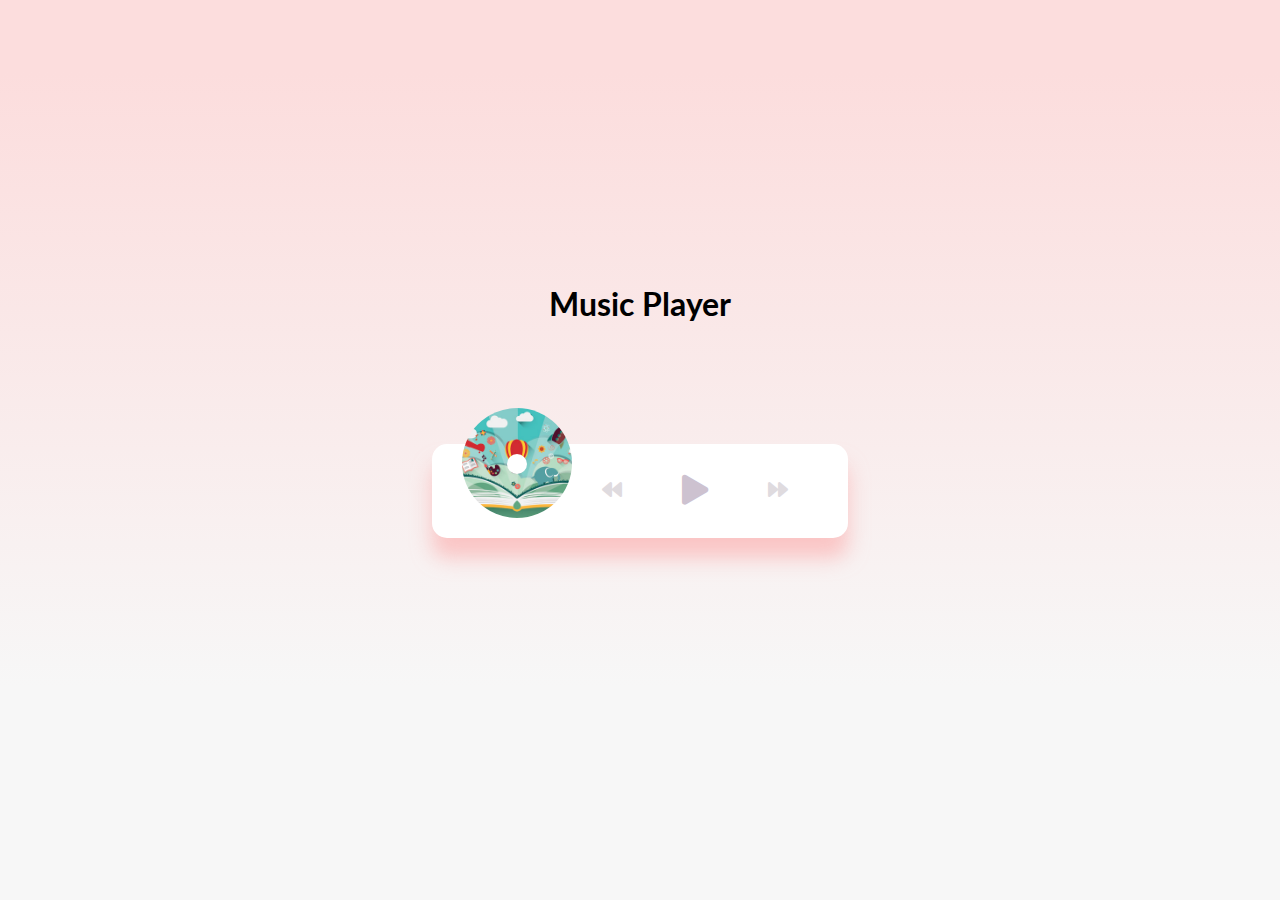
<file: 10_MusicPlayer/index.html>
<!DOCTYPE html>
<html lang="en">
  <head>
    <meta charset="UTF-8" />
    <meta name="viewport" content="width=device-width, initial-scale=1.0" />
    <meta http-equiv="X-UA-Compatible" content="ie=edge" />
    <link
      rel="stylesheet"
      href="https://cdnjs.cloudflare.com/ajax/libs/font-awesome/5.10.2/css/all.min.css"
    />
    <link rel="stylesheet" href="style.css" />
    <title>Music Player</title>
  </head>
  <body>
    <h1>Music Player</h1>

    <div class="music-container" id="music-container">
      <div class="music-info">
        <h4 id="title"></h4>
        <div class="progress-container" id="progress-container">
          <div class="progress" id="progress"></div>
        </div>
      </div>

      <audio src="music/ukulele.mp3" id="audio"></audio>

      <div class="img-container">
        <img src="images/ukulele.jpg" alt="music-cover" id="cover" />
      </div>
      <div class="navigation">
        <button id="prev" class="action-btn">
          <i class="fas fa-backward"></i>
        </button>
        <button id="play" class="action-btn action-btn-big">
          <i class="fas fa-play"></i>
        </button>
        <button id="next" class="action-btn">
          <i class="fas fa-forward"></i>
        </button>
      </div>
    </div>

    <script src="script.js"></script>
  </body>
</html>
</file>
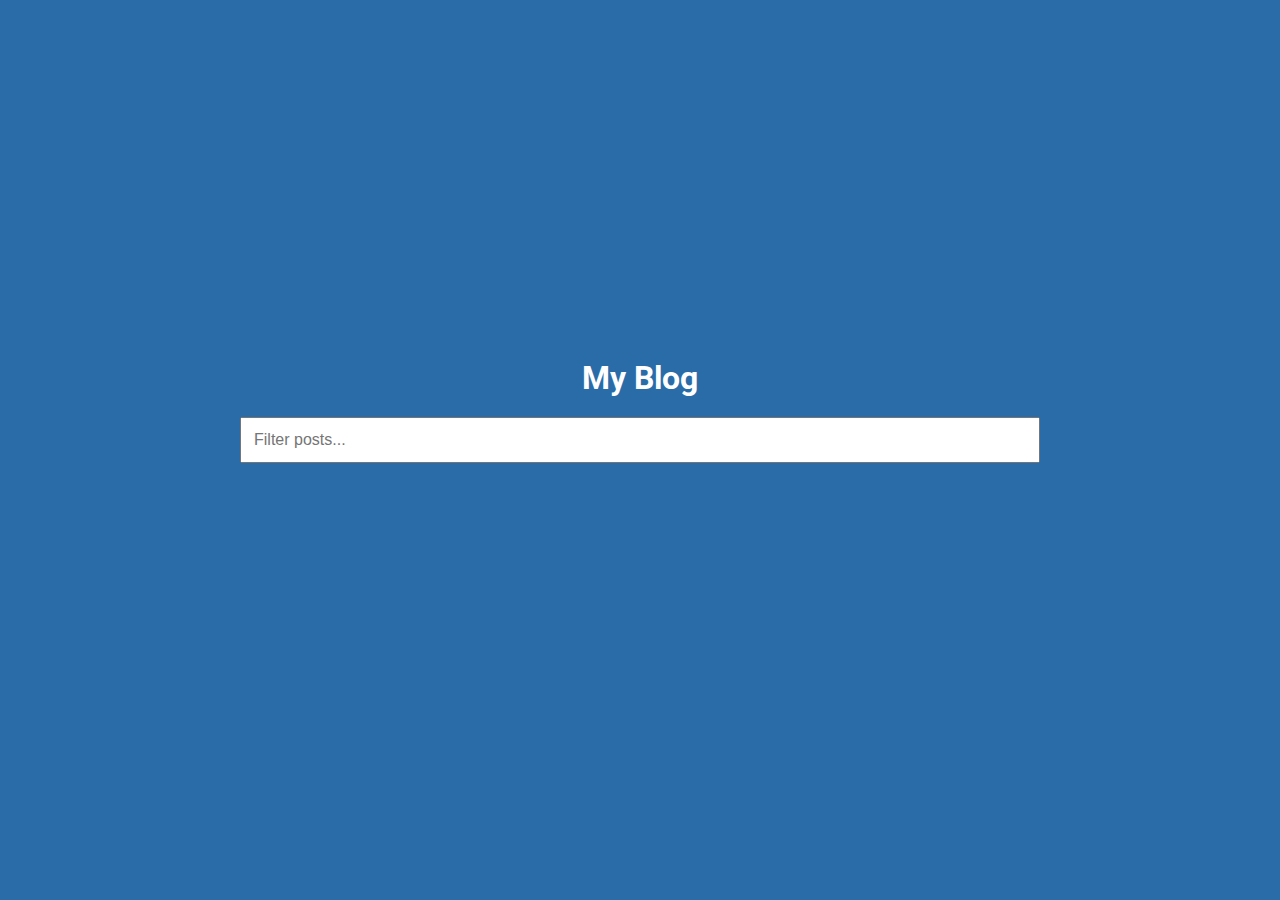
<file: 11_InfinityScrollBar/index.html>
<!DOCTYPE html>
<html lang="en">
  <head>
    <meta charset="UTF-8" />
    <meta name="viewport" content="width=device-width, initial-scale=1.0" />
    <meta http-equiv="X-UA-Compatible" content="ie=edge" />
    <link rel="stylesheet" href="style.css" />
    <title>My Blog</title>
  </head>
  <body>
    <h1>My Blog</h1>

    <div class="filter-container">
      <input
        type="text"
        id="filter"
        class="filter"
        placeholder="Filter posts..."
      />
    </div>

    <div id="posts-container"></div>

    <div class="loader">
      <div class="circle"></div>
      <div class="circle"></div>
      <div class="circle"></div>
    </div>

    <script src="script.js"></script>
  </body>
</html>
</file>
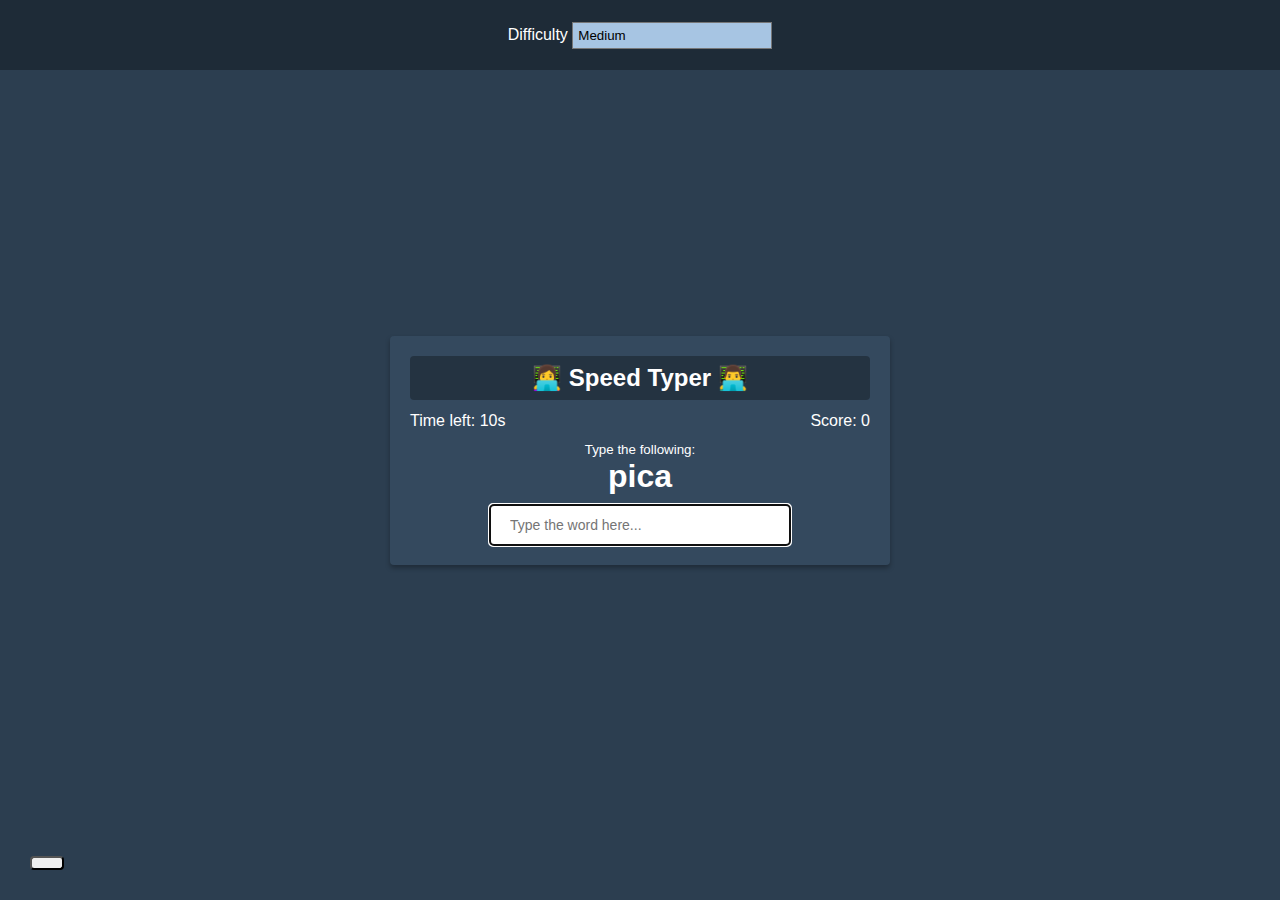
<file: 12_Typing_game/index.html>
<!DOCTYPE html>
<html lang="en">
  <head>
    <meta charset="UTF-8" />
    <meta name="viewport" content="width=device-width, initial-scale=1.0" />
    <meta http-equiv="X-UA-Compatible" content="ie=edge" />
    <link
      rel="stylesheet"
      href="https://cdnjs.cloudflare.com/ajax/libs/font-awesome/5.11.2/css/all.min.css"
      integrity="sha256-+N4/V/SbAFiW1MPBCXnfnP9QSN3+Keu+NlB+0ev/YKQ="
      crossorigin="anonymous"
    />
    <link rel="stylesheet" href="style.css" />
    <title>Speed Typer</title>
  </head>
  <body>
    <button id="settings-btn" class="settings-btn">
      <i class="fas fa-cog"></i>
    </button>

    <div id="settings" class="settings">
      <form id="settings-form">
        <div>
          <label for="difficulty">Difficulty</label>
          <select id="difficulty">
            <option value="easy">Easy</option>
            <option value="medium">Medium</option>
            <option value="hard">Hard</option>
          </select>
        </div>
      </form>
    </div>

    <div class="container">
      <h2>👩‍💻 Speed Typer 👨‍💻</h2>
      <small>Type the following:</small>

      <h1 id="word"></h1>

      <input
        type="text"
        id="text"
        autocomplete="off"
        placeholder="Type the word here..."
      />

      <p class="time-container">Time left: <span id="time">10s</span></p>

      <p class="score-container">Score: <span id="score">0</span></p>

      <div id="end-game-container" class="end-game-container"></div>
    </div>

    <script src="script.js"></script>
  </body>
</html>
</file>
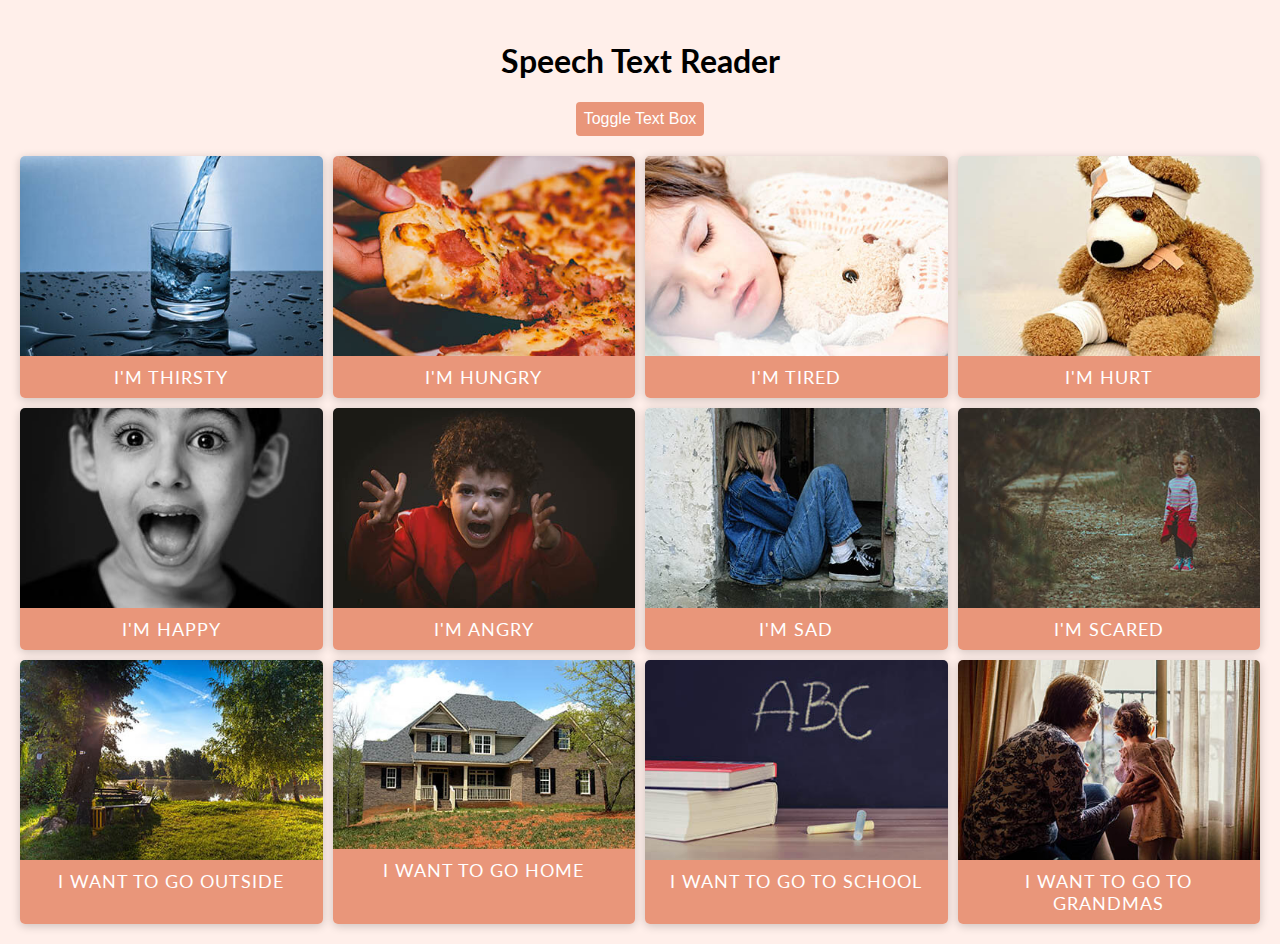
<file: 13_SpeechTextReader/index.html>
<!DOCTYPE html>
<html lang="en">
  <head>
    <meta charset="UTF-8" />
    <meta name="viewport" content="width=device-width, initial-scale=1.0" />
    <meta http-equiv="X-UA-Compatible" content="ie=edge" />
    <link rel="stylesheet" href="style.css" />
    <title>Speech Text Reader</title>
  </head>
  <body>
    <div class="container">
      <h1>Speech Text Reader</h1>
      <button id="toggle" class="btn btn-toggle">
        Toggle Text Box
      </button>
      <div id="text-box" class="text-box">
        <div id="close" class="close">X</div>
        <h3>Choose Voice</h3>
        <select id="voices"></select>
        <textarea id="text" placeholder="Enter text to read..."></textarea>
        <button class="btn" id="read">Read Text</button>
      </div>
      <main></main>
    </div>

    <script src="script.js"></script>
  </body>
</html>
</file>
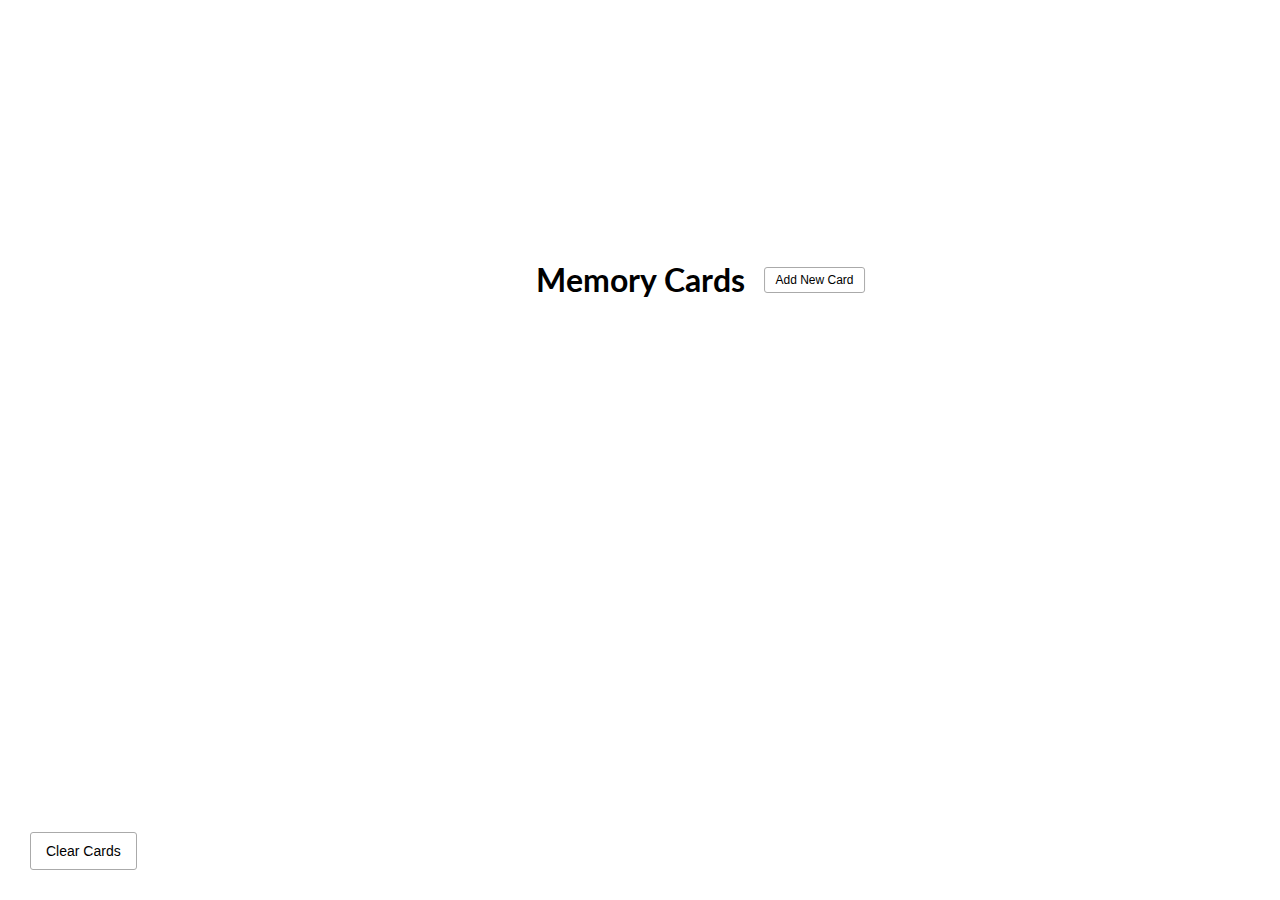
<file: 14_Memory_Cards/index.html>
<!DOCTYPE html>
<html lang="en">
  <head>
    <meta charset="UTF-8" />
    <meta name="viewport" content="width=device-width, initial-scale=1.0" />
    <meta http-equiv="X-UA-Compatible" content="ie=edge" />
    <link
      rel="stylesheet"
      href="https://cdnjs.cloudflare.com/ajax/libs/font-awesome/5.11.2/css/all.min.css"
      integrity="sha256-+N4/V/SbAFiW1MPBCXnfnP9QSN3+Keu+NlB+0ev/YKQ="
      crossorigin="anonymous"
    />
    <link rel="stylesheet" href="style.css" />
    <title>Memory Cards</title>
  </head>
  <body>
    <button id="clear" class="clear btn">
      <i class="fas fa-trash"></i> Clear Cards
    </button>

    <h1>
      Memory Cards
      <button id="show" class="btn btn-small">
        <i class="fas fa-plus"></i> Add New Card
      </button>
    </h1>

    <div id="cards-container" class="cards">
      <!-- <div class="card active">
        <div class="inner-card">
          <div class="inner-card-front">
            <p>
              What is PHP?
            </p>
          </div>
          <div class="inner-card-back">
            <p>
              A programming language
            </p>
          </div>
        </div>
      </div>

      <div class="card">
        <div class="inner-card">
          <div class="inner-card-front">
            <p>
              What is PHP?
            </p>
          </div>
          <div class="inner-card-back">
            <p>
              A programming language
            </p>
          </div>
        </div>
      </div> -->
    </div>

    <div class="navigation">
      <button id="prev" class="nav-button">
        <i class="fas fa-arrow-left"></i>
      </button>

      <p id="current"></p>

      <button id="next" class="nav-button">
        <i class="fas fa-arrow-right"></i>
      </button>
    </div>

    <div id="add-container" class="add-container">
      <h1>
        Add New Card
        <button id="hide" class="btn btn-small btn-ghost">
          <i class="fas fa-times"></i>
        </button>
      </h1>

      <div class="form-group">
        <label for="question">Question</label>
        <textarea id="question" placeholder="Enter question..."></textarea>
      </div>

      <div class="form-group">
        <label for="answer">Answer</label>
        <textarea id="answer" placeholder="Enter Answer..."></textarea>
      </div>

      <button id="add-card" class="btn">
        <i class="fas fa-plus"></i> Add Card
      </button>
    </div>

    <script src="script.js"></script>
  </body>
</html>
</file>
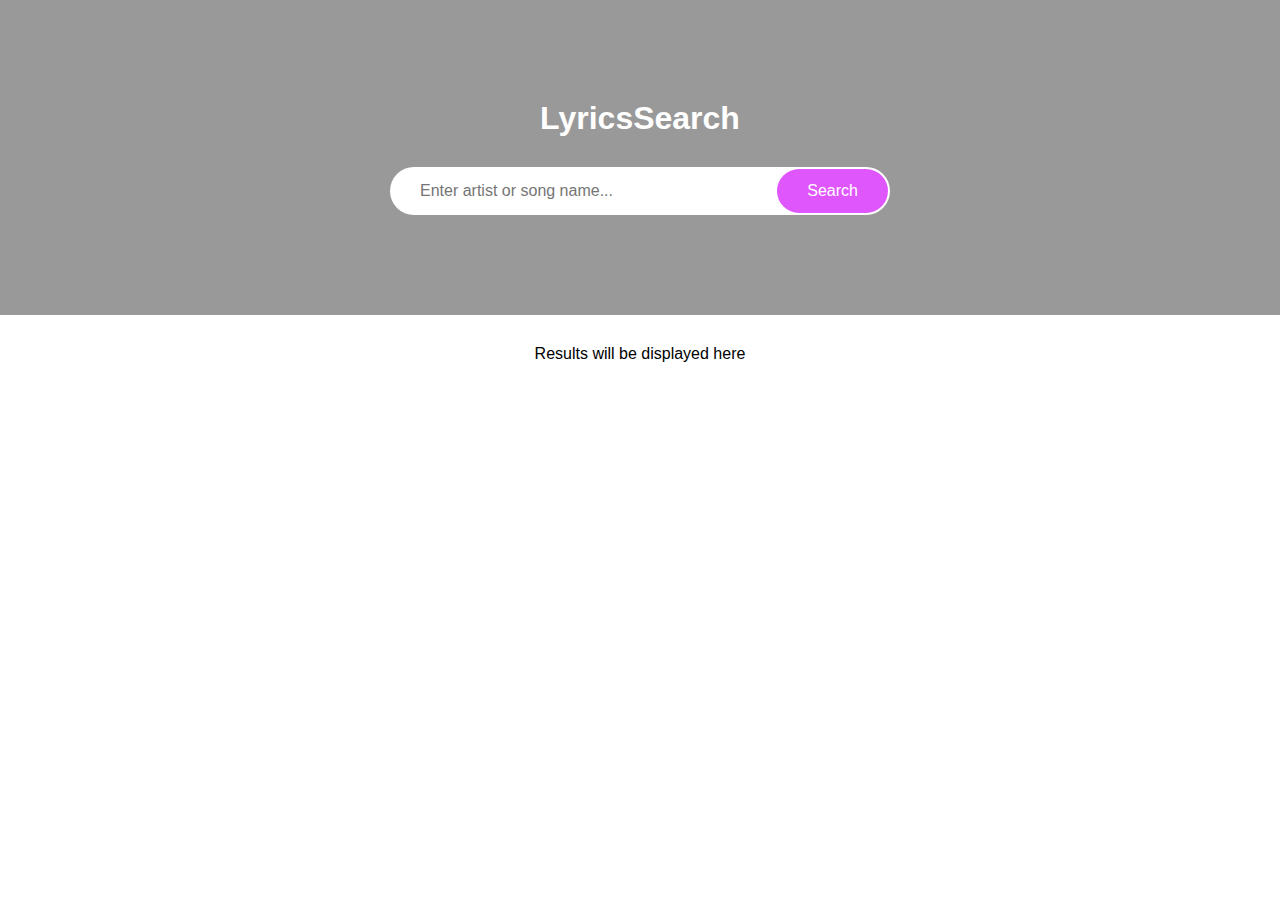
<file: 15_Lyrics_search/index.html>
<!DOCTYPE html>
<html lang="en">
  <head>
    <meta charset="UTF-8" />
    <meta name="viewport" content="width=device-width, initial-scale=1.0" />
    <meta http-equiv="X-UA-Compatible" content="ie=edge" />
    <link rel="stylesheet" href="style.css" />
    <title>LyricsSearch</title>
  </head>
  <body>
    <header>
      <h1>LyricsSearch</h1>

      <form id="form">
        <input
          type="text"
          id="search"
          placeholder="Enter artist or song name..."
        />
        <button>Search</button>
      </form>
    </header>

    <div id="result" class="container">
      <p>Results will be displayed here</p>
    </div>

    <div id="more" class="container centered"></div>

    <script src="script.js"></script>
  </body>
</html>
</file>
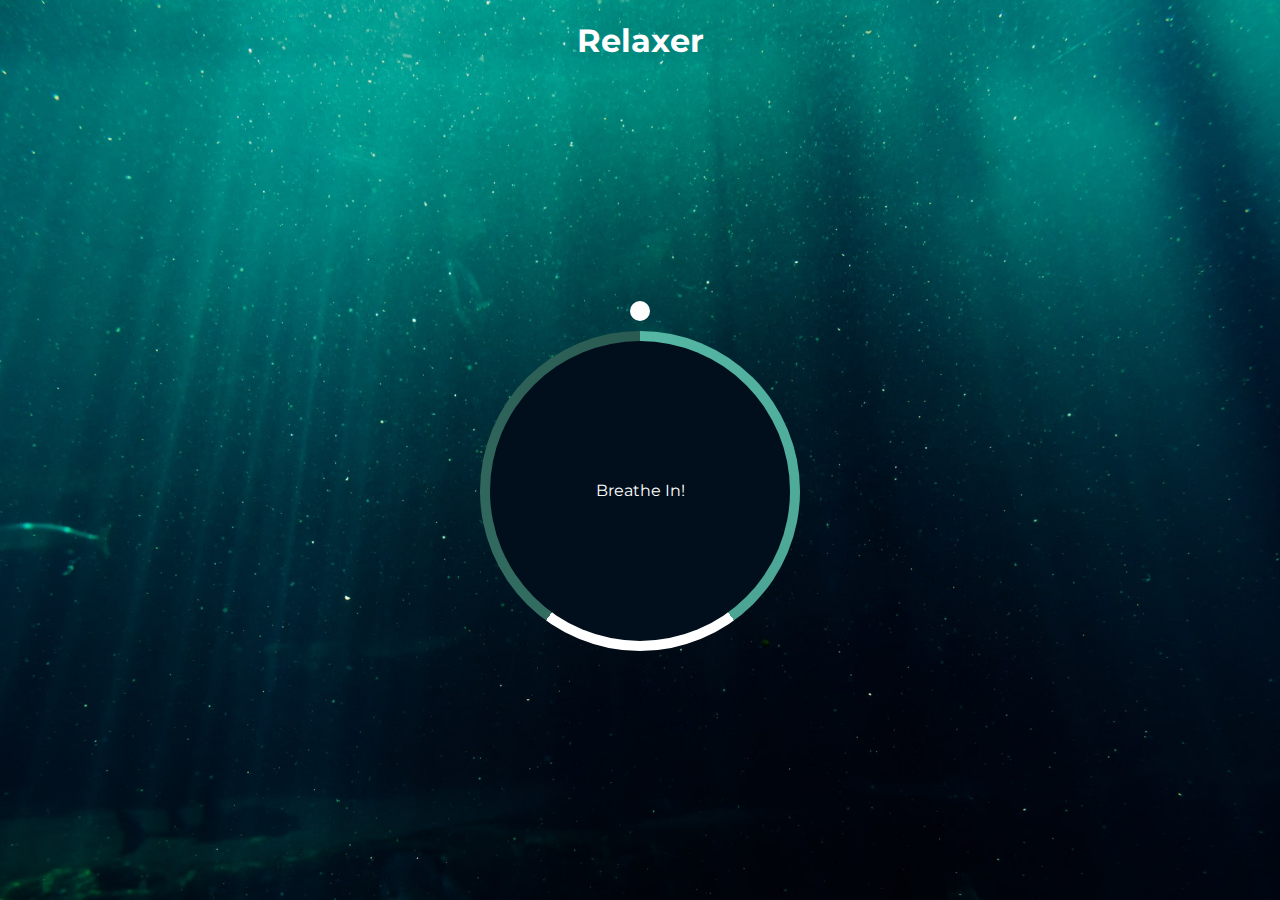
<file: 16_Relaxe_App/index.html>
<!DOCTYPE html>
<html lang="en">
  <head>
    <meta charset="UTF-8" />
    <meta name="viewport" content="width=device-width, initial-scale=1.0" />
    <meta http-equiv="X-UA-Compatible" content="ie=edge" />
    <link rel="stylesheet" href="style.css" />
    <title>Relaxer</title>
  </head>
  <body>
    <h1>Relaxer</h1>

    <div class="container" id="container">
      <div class="circle"></div>

      <p id="text"></p>

      <div class="pointer-container">
        <span class="pointer"></span>
      </div>

      <div class="gradient-circle"></div>
    </div>

    <script src="script.js"></script>
  </body>
</html>
</file>
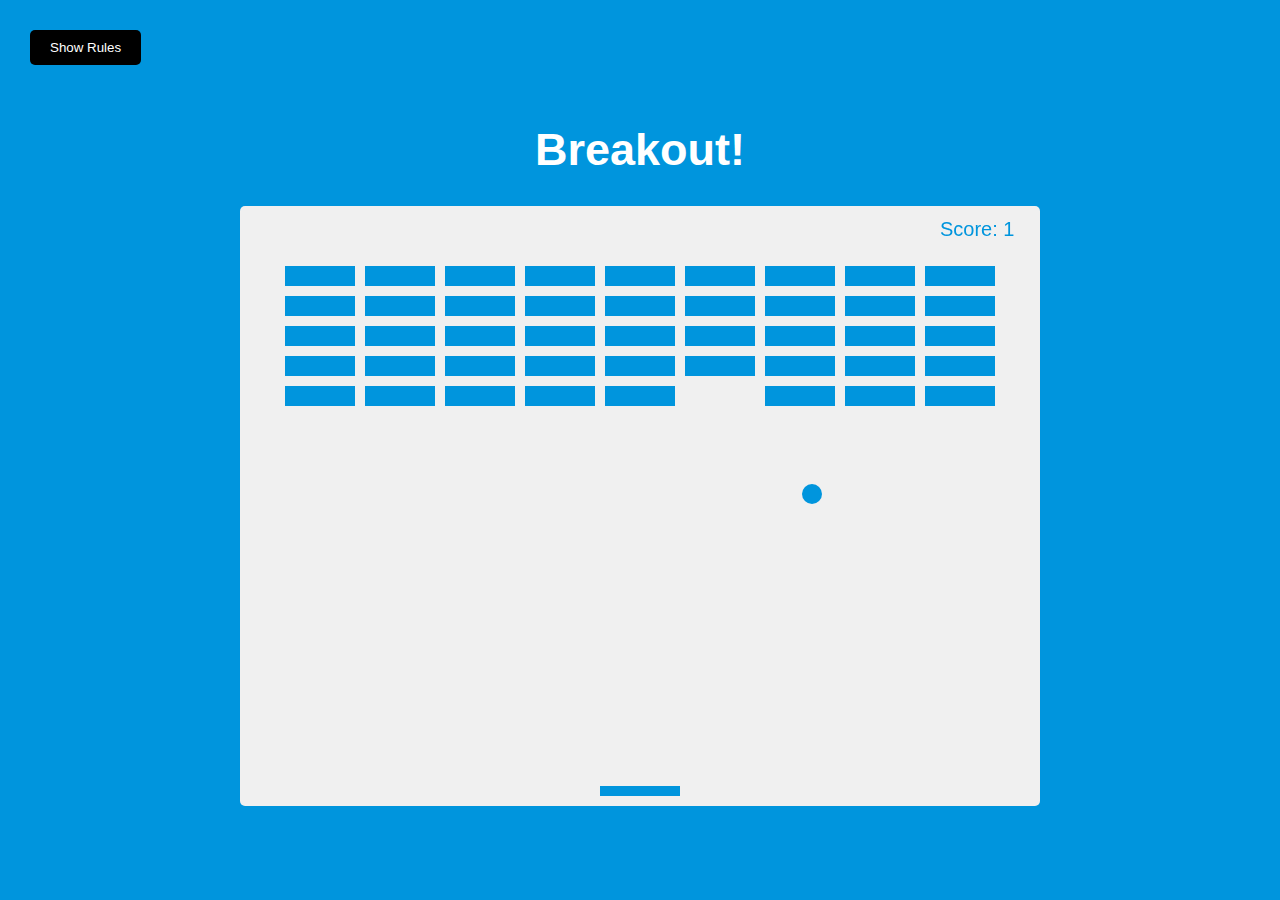
<file: 17_BreakOut_App/index.html>
<!DOCTYPE html>
<html lang="en">
  <head>
    <meta charset="UTF-8" />
    <meta name="viewport" content="width=device-width, initial-scale=1.0" />
    <meta http-equiv="X-UA-Compatible" content="ie=edge" />
    <link rel="stylesheet" href="style.css" />
    <title>Breakout!</title>
  </head>
  <body>
    <h1>Breakout!</h1>
    <button id="rules-btn" class="btn rules-btn">Show Rules</button>
    <div id="rules" class="rules">
      <h2>How To Play:</h2>
      <p>
        Use your right and left keys to move the paddle to bounce the ball up
        and break the blocks.
      </p>
      <p>If you miss the ball, your score and the blocks will reset.</p>
      <button id="close-btn" class="btn">Close</button>
    </div>

    <canvas id="canvas" width="800" height="600"></canvas>

    <script src="script.js"></script>
  </body>
</html>
</file>
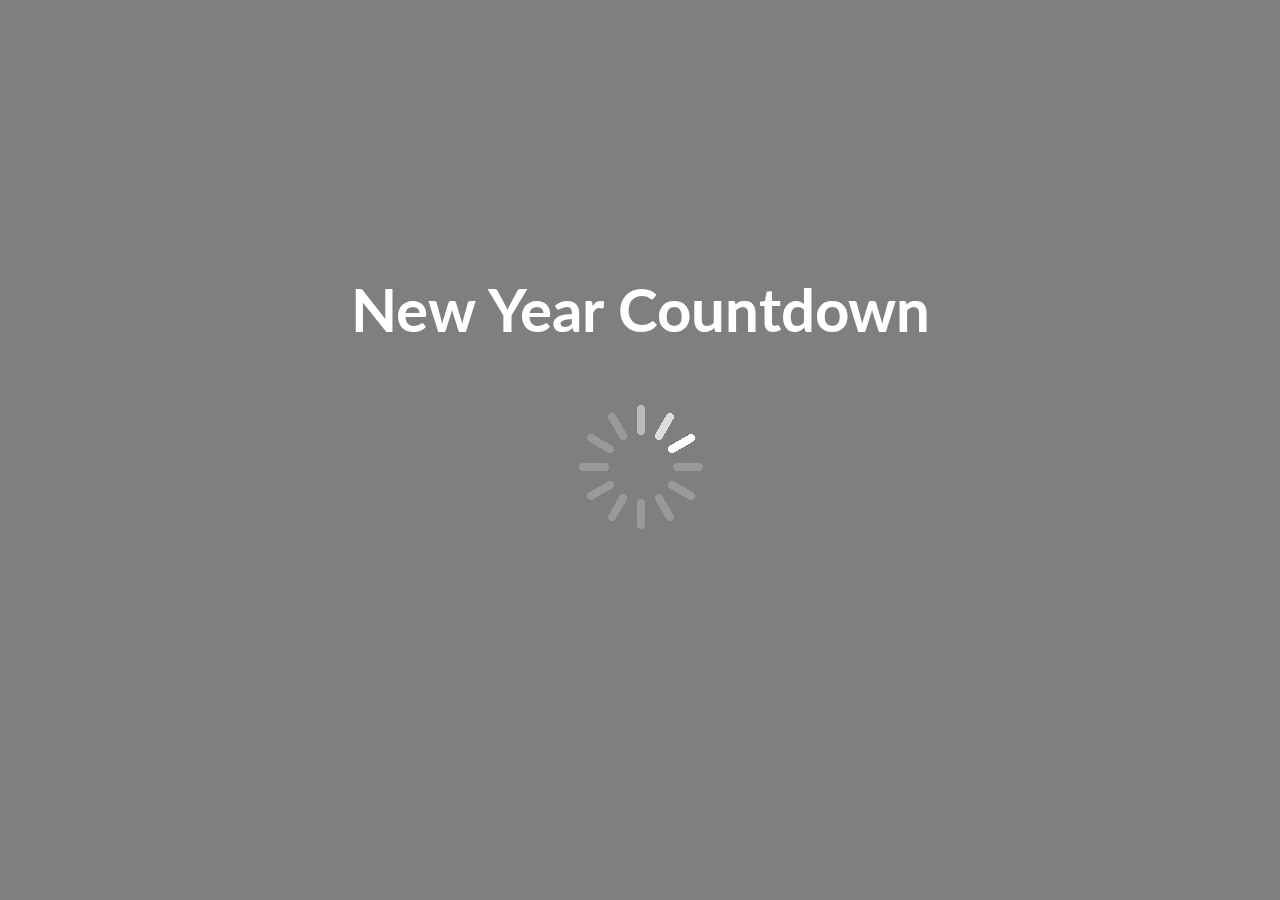
<file: 18_NewYearCountDown/index.html>
<!DOCTYPE html>
<html lang="en">
  <head>
    <meta charset="UTF-8" />
    <meta name="viewport" content="width=device-width, initial-scale=1.0" />
    <meta http-equiv="X-UA-Compatible" content="ie=edge" />
    <link rel="stylesheet" href="style.css" />
    <title>New Year Countdown</title>
  </head>
  <body>
    <div id="year" class="year"></div>

    <h1>New Year Countdown</h1>

    <div id="countdown" class="countdown">
      <div class="time">
        <h2 id="days">00</h2>
        <small>days</small>
      </div>
      <div class="time">
        <h2 id="hours">00</h2>
        <small>hours</small>
      </div>
      <div class="time">
        <h2 id="minutes">00</h2>
        <small>minutes</small>
      </div>
      <div class="time">
        <h2 id="seconds">00</h2>
        <small>seconds</small>
      </div>
    </div>

    <img
      src="./img/spinner.gif"
      alt="Loading..."
      id="loading"
      class="loading"
    />

    <script src="script.js"></script>
  </body>
</html>
</file>
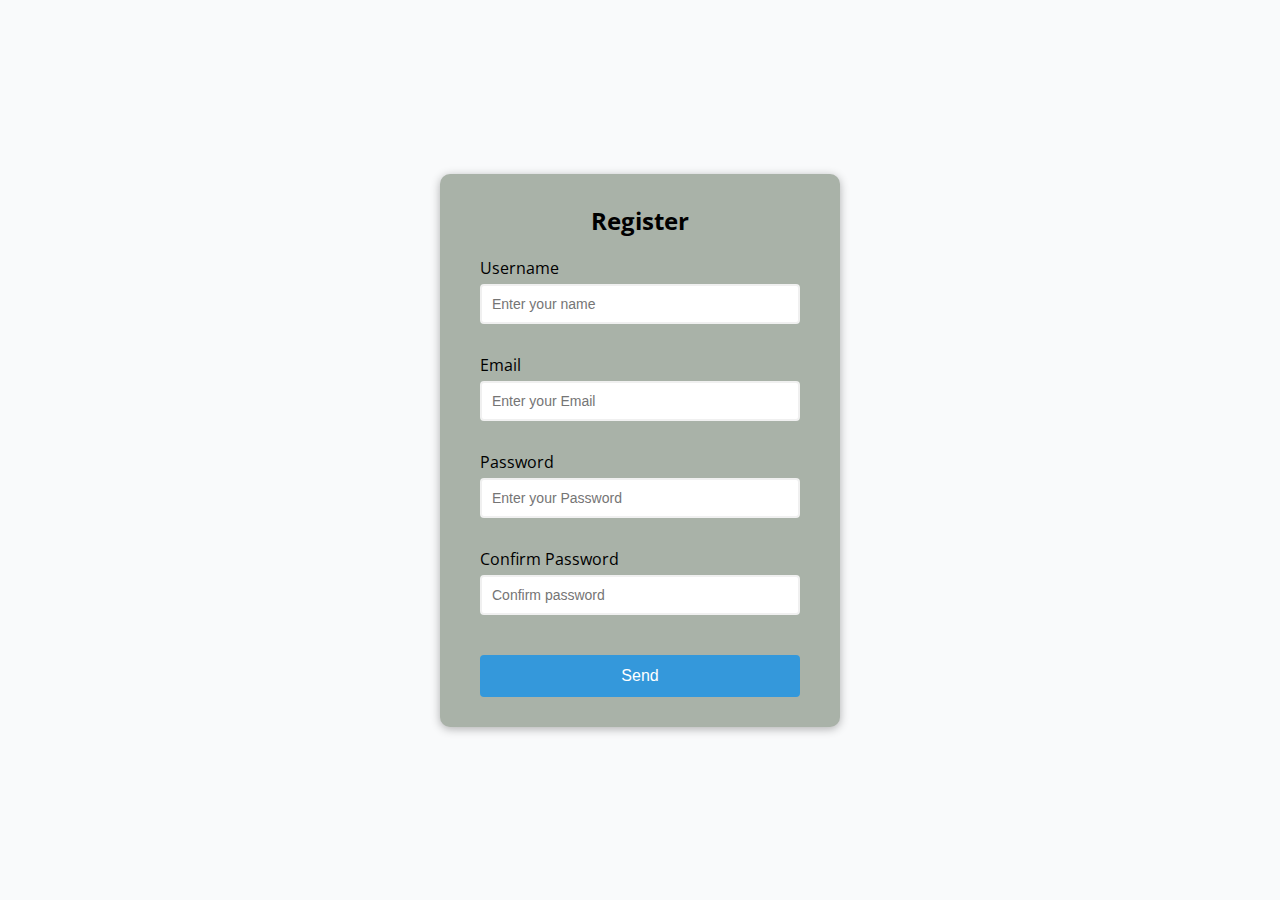
<file: 1_Validator/index.html>
<!DOCTYPE html>
<html lang="en">
<head>
  <meta charset="UTF-8">
  <meta http-equiv="X-UA-Compatible" content="IE=edge">
  <meta name="viewport" content="width=device-width, initial-scale=1.0">

  <link rel="stylesheet" href="style.css">
  <title>Document</title>
</head>
<body>

  <div class="container">
    <form id="form" class="form">
      <h2>Register</h2>
      <div class="form-control">
        <label for="username">Username</label>
        <input type="text"  id="username" placeholder="Enter your name">
        <small>Error message</small>
      </div>
      <div class="form-control">
        <label for="email">Email</label>
        <input type="text"  id="email" placeholder="Enter your Email">
        <small>Error message</small>
      </div>
      <div class="form-control">
        <label for="password">Password</label>
        <input type="password"  id="password" placeholder="Enter your Password">
        <small>Error message</small>
      </div>
      <div class="form-control">
        <label for="password2">Confirm Password</label>
        <input type="password"  id="password2" placeholder="Confirm password">
        <small>Error message</small>
      </div>

      <button type="submit">Send</button>
    </form>
  </div>

  <script src="main.js"></script>
</body>
</html>
</file>
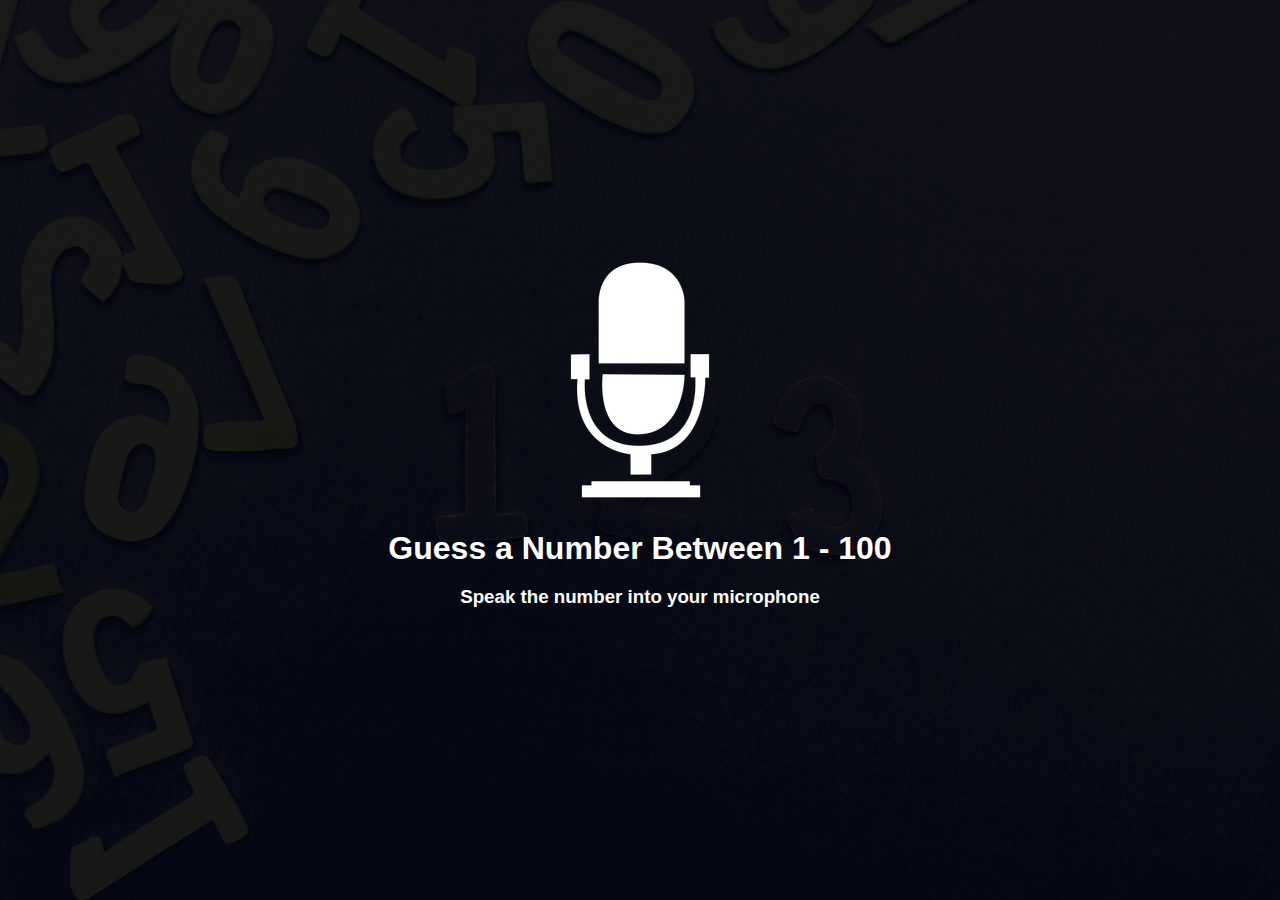
<file: 20_Speak_Number_Quesing/index.html>
<!DOCTYPE html>
<html lang="en">
  <head>
    <meta charset="UTF-8" />
    <meta name="viewport" content="width=device-width, initial-scale=1.0" />
    <meta http-equiv="X-UA-Compatible" content="ie=edge" />
    <link rel="stylesheet" href="style.css" />
    <title>Speak Number Guess</title>
  </head>
  <body>
    <img src="img/mic.png" alt="Speak" />

    <h1>Guess a Number Between 1 - 100</h1>

    <h3>Speak the number into your microphone</h3>

    <div id="msg" class="msg"></div>

    <script src="script.js"></script>
  </body>
</html>
</file>
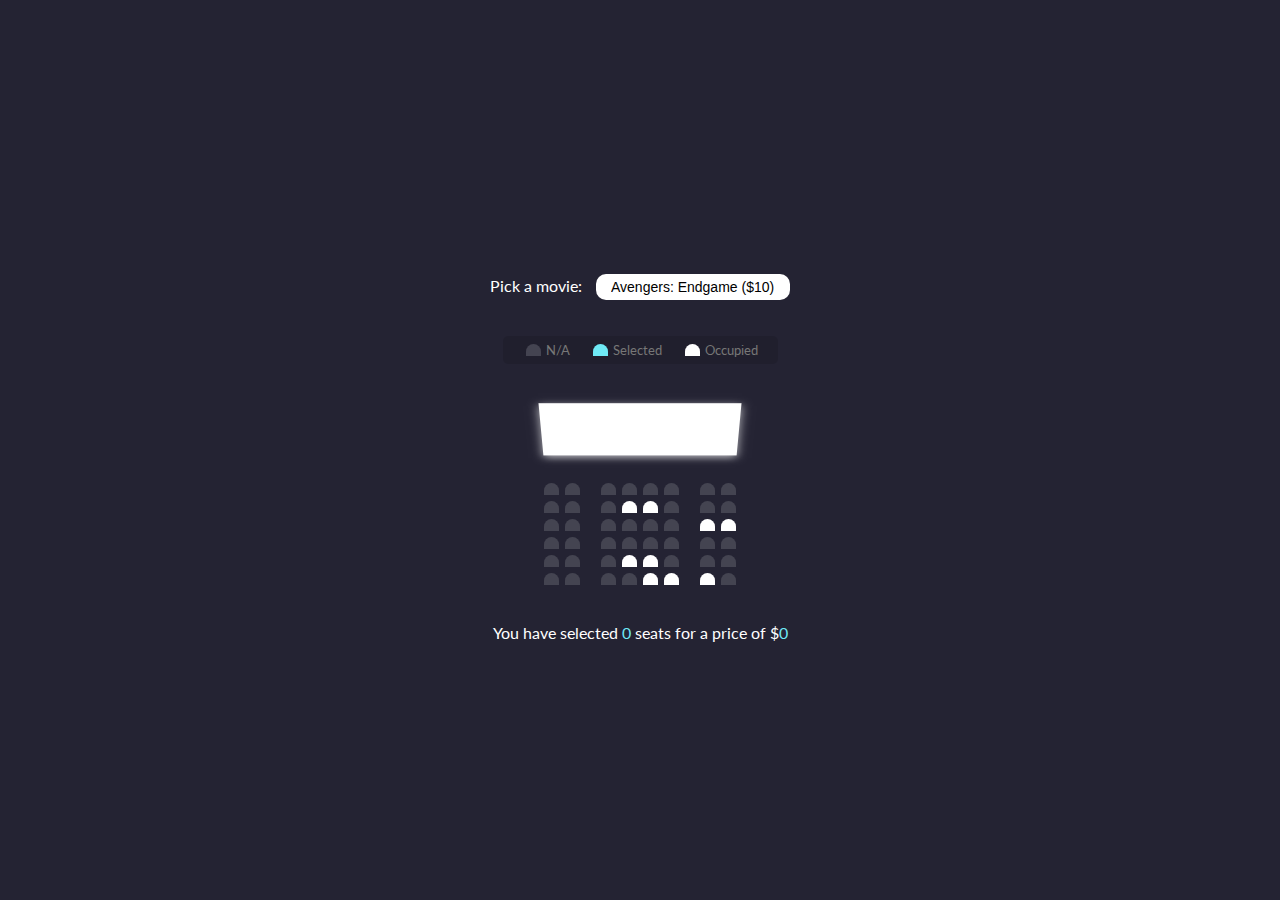
<file: 2_MovieScene/index.html>
<!DOCTYPE html>
<html lang="en">
<head>
  <meta charset="UTF-8">
  <meta http-equiv="X-UA-Compatible" content="IE=edge">
  <meta name="viewport" content="width=device-width, initial-scale=1.0">

  <link rel="stylesheet" href="style.css">
  <title>Document</title>
</head>
<body>
  <div class="movie-container">
    <label>Pick a movie:</label>
    <select id="movie">
      <option value="10">Avengers: Endgame ($10)</option>
      <option value="12">Joker ($12)</option>
      <option value="8">Toy Story 4 ($8)</option>
      <option value="9">The Lion King ($9)</option>
    </select>
  </div>

  <ul class="showcase">
    <li>
      <div class="seat"></div>
      <small>N/A</small>
    </li>
    <li>
      <div class="seat selected"></div>
      <small>Selected</small>
    </li>
    <li>
      <div class="seat occupied"></div>
      <small>Occupied</small>
    </li>
  </ul>

  <div class="container">

    <div class="screen"></div>

    <div class="row">
      <div class="seat"></div>
      <div class="seat"></div>
      <div class="seat"></div>
      <div class="seat"></div>
      <div class="seat"></div>
      <div class="seat"></div>
      <div class="seat"></div>
      <div class="seat"></div>
    </div>
    <div class="row">
      <div class="seat"></div>
      <div class="seat"></div>
      <div class="seat"></div>
      <div class="seat occupied"></div>
      <div class="seat occupied"></div>
      <div class="seat"></div>
      <div class="seat"></div>
      <div class="seat"></div>
    </div>
    <div class="row">
      <div class="seat"></div>
      <div class="seat"></div>
      <div class="seat"></div>
      <div class="seat"></div>
      <div class="seat"></div>
      <div class="seat"></div>
      <div class="seat occupied"></div>
      <div class="seat occupied"></div>
    </div>
    <div class="row">
      <div class="seat"></div>
      <div class="seat"></div>
      <div class="seat"></div>
      <div class="seat"></div>
      <div class="seat"></div>
      <div class="seat"></div>
      <div class="seat"></div>
      <div class="seat"></div>
    </div>
    <div class="row">
      <div class="seat"></div>
      <div class="seat"></div>
      <div class="seat"></div>
      <div class="seat occupied"></div>
      <div class="seat occupied"></div>
      <div class="seat"></div>
      <div class="seat"></div>
      <div class="seat"></div>
    </div>
    <div class="row">
      <div class="seat"></div>
      <div class="seat"></div>
      <div class="seat"></div>
      <div class="seat"></div>
      <div class="seat occupied"></div>
      <div class="seat occupied"></div>
      <div class="seat occupied"></div>
      <div class="seat"></div>
    </div>
  </div>

  <p class="text">
    You have selected <span id="count">0</span> seats for a price of $<span
      id="total"
      >0</span
    >
  </p>

  <script src="main.js"></script>

</body>
</html>
</file>
<file: 10_MusicPlayer/style.css>
@import url('https://fonts.googleapis.com/css?family=Lato&display=swap');

* {
  box-sizing: border-box;
}

body {
  background-image: linear-gradient(
    0deg,
    rgba(247, 247, 247, 1) 23.8%,
    rgba(252, 221, 221, 1) 92%
  );
  height: 100vh;
  display: flex;
  flex-direction: column;
  align-items: center;
  justify-content: center;
  font-family: 'Lato', sans-serif;
  margin: 0;
}

.music-container {
  background-color: #fff;
  border-radius: 15px;
  box-shadow: 0 20px 20px 0 rgba(252, 169, 169, 0.6);
  display: flex;
  padding: 20px 30px;
  position: relative;
  margin: 100px 0;
  z-index: 10;
}

.img-container {
  position: relative;
  width: 110px;
}

.img-container::after {
  content: '';
  background-color: #fff;
  border-radius: 50%;
  position: absolute;
  bottom: 100%;
  left: 50%;
  width: 20px;
  height: 20px;
  transform: translate(-50%, 50%);
}

.img-container img {
  border-radius: 50%;
  object-fit: cover;
  height: 110px;
  width: inherit;
  position: absolute;
  bottom: 0;
  left: 0;
  animation: rotate 3s linear infinite;

  animation-play-state: paused;
}

.music-container.play .img-container img {
  animation-play-state: running;
}

@keyframes rotate {
  from {
    transform: rotate(0deg);
  }

  to {
    transform: rotate(360deg);
  }
}

.navigation {
  display: flex;
  align-items: center;
  justify-content: center;
  z-index: 1;
}

.action-btn {
  background-color: #fff;
  border: 0;
  color: #dfdbdf;
  font-size: 20px;
  cursor: pointer;
  padding: 10px;
  margin: 0 20px;
}

.action-btn.action-btn-big {
  color: #cdc2d0;
  font-size: 30px;
}

.action-btn:focus {
  outline: 0;
}

.music-info {
  background-color: rgba(255, 255, 255, 0.5);
  border-radius: 15px 15px 0 0;
  position: absolute;
  top: 0;
  left: 20px;
  width: calc(100% - 40px);
  padding: 10px 10px 10px 150px;
  opacity: 0;
  transform: translateY(0%);
  transition: transform 0.3s ease-in, opacity 0.3s ease-in;
  z-index: 0;
}

.music-container.play .music-info {
  opacity: 1;
  transform: translateY(-100%);
}

.music-info h4 {
  margin: 0;
}

.progress-container {
  background: #fff;
  border-radius: 5px;
  cursor: pointer;
  margin: 10px 0;
  height: 4px;
  width: 100%;
}

.progress {
  background-color: #fe8daa;
  border-radius: 5px;
  height: 100%;
  width: 0%;
  transition: width 0.1s linear;
}
</file>
<file: 11_InfinityScrollBar/style.css>
@import url('https://fonts.googleapis.com/css?family=Roboto&display=swap');

* {
  box-sizing: border-box;
}

body {
  background-color: #296ca8;
  color: #fff;
  font-family: 'Roboto', sans-serif;
  display: flex;
  flex-direction: column;
  align-items: center;
  justify-content: center;
  min-height: 100vh;
  margin: 0;
  padding-bottom: 100px;
}

h1 {
  margin-bottom: 0;
  text-align: center;
}

.filter-container {
  margin-top: 20px;
  width: 80vw;
  max-width: 800px;
}

.filter {
  width: 100%;
  padding: 12px;
  font-size: 16px;
}

.post {
  position: relative;
  background-color: #4992d3;
  box-shadow: 0 2px 4px rgba(0, 0, 0, 0.3);
  border-radius: 3px;
  padding: 20px;
  margin: 40px 0;
  display: flex;
  width: 80vw;
  max-width: 800px;
}

.post .post-title {
  margin: 0;
}

.post .post-body {
  margin: 15px 0 0;
  line-height: 1.3;
}

.post .post-info {
  margin-left: 20px;
}

.post .number {
  position: absolute;
  top: -15px;
  left: -15px;
  font-size: 15px;
  width: 40px;
  height: 40px;
  border-radius: 50%;
  background: #fff;
  color: #296ca8;
  display: flex;
  align-items: center;
  justify-content: center;
  padding: 7px 10px;
}

.loader {
  opacity: 0;
  display: flex;
  position: fixed;
  bottom: 50px;
  transition: opacity 0.3s ease-in;
}

.loader.show {
  opacity: 1;
}

.circle {
  background-color: #fff;
  width: 10px;
  height: 10px;
  border-radius: 50%;
  margin: 5px;
  animation: bounce 0.5s ease-in infinite;
}

/* Wave motion */
.circle:nth-of-type(2) {
  animation-delay: 0.1s;
}

.circle:nth-of-type(3) {
  animation-delay: 0.2s;
}

@keyframes bounce {
  0%,
  100% {
    transform: translateY(0);
  }

  50% {
    transform: translateY(-10px);
  }
}
</file>
<file: 12_Typing_game/style.css>
* {
  box-sizing: border-box;
}

body {
  background-color: #2c3e50;
  display: flex;
  align-items: center;
  justify-content: center;
  min-height: 100vh;
  margin: 0;
  font-family: Verdana, Geneva, Tahoma, sans-serif;
}

button {
  cursor: pointer;
  font-size: 14px;
  border-radius: 4px;
  padding: 5px 15px;
}

select {
  width: 200px;
  padding: 5px;
  appearance: none;
  -webkit-appearance: none;
  -moz-appearance: none;
  border-radius: 0;
  background-color: #a7c5e3;
}

select:focus,
button:focus {
  outline: 0;
}

.settings-btn {
  position: absolute;
  bottom: 30px;
  left: 30px;
}

.settings {
  position: absolute;
  top: 0;
  left: 0;
  width: 100%;
  background-color: rgba(0, 0, 0, 0.3);
  height: 70px;
  color: #fff;
  display: flex;
  align-items: center;
  justify-content: center;
  transform: translateY(0);
  transition: transform 0.3s ease-in-out;
}

.settings.hide {
  transform: translateY(-100%);
}

.container {
  background-color: #34495e;
  padding: 20px;
  border-radius: 4px;
  box-shadow: 0 3px 5px rgba(0, 0, 0, 0.3);
  color: #fff;
  position: relative;
  text-align: center;
  width: 500px;
}

h2 {
  background-color: rgba(0, 0, 0, 0.3);
  padding: 8px;
  border-radius: 4px;
  margin: 0 0 40px;
}

h1 {
  margin: 0;
}

input {
  border: 0;
  border-radius: 4px;
  font-size: 14px;
  width: 300px;
  padding: 12px 20px;
  margin-top: 10px;
}

.score-container {
  position: absolute;
  top: 60px;
  right: 20px;
}

.time-container {
  position: absolute;
  top: 60px;
  left: 20px;
}

.end-game-container {
  background-color: inherit;
  display: none;
  align-items: center;
  justify-content: center;
  flex-direction: column;
  position: absolute;
  top: 0;
  left: 0;
  width: 100%;
  height: 100%;
  z-index: 1;
}
</file>
<file: 13_SpeechTextReader/style.css>
@import url('https://fonts.googleapis.com/css?family=Lato');

* {
  box-sizing: border-box;
}

body {
  background: #ffefea;
  font-family: 'Lato', sans-serif;
  min-height: 100vh;
  margin: 0;
}

h1 {
  text-align: center;
}

.container {
  margin: auto;
  padding: 20px;
}

.btn {
  cursor: pointer;
  background-color: darksalmon;
  border: 0;
  border-radius: 4px;
  color: #fff;
  font-size: 16px;
  padding: 8px;
}

.btn:active {
  transform: scale(0.98);
}

.btn:focus,
select:focus {
  outline: 0;
}

.btn-toggle {
  display: block;
  margin: auto;
  margin-bottom: 20px;
}

.text-box {
  width: 70%;
  position: absolute;
  top: 30%;
  left: 50%;
  transform: translate(-50%, -800px);
  background-color: #333;
  color: #fff;
  padding: 20px;
  border-radius: 5px;
  transition: all 1s ease-in-out;
}

.text-box.show {
  transform: translate(-50%, 0);
}

.text-box select {
  background-color: darksalmon;
  border: 0;
  color: #fff;
  font-size: 12px;
  height: 30px;
  width: 100%;
}

.text-box textarea {
  border: 1px #dadada solid;
  border-radius: 4px;
  font-size: 16px;
  padding: 8px;
  margin: 15px 0;
  width: 100%;
  height: 150px;
}

.text-box .btn {
  width: 100%;
}

.text-box .close {
  float: right;
  text-align: right;
  cursor: pointer;
}

main {
  display: grid;
  grid-template-columns: repeat(4, 1fr);
  grid-gap: 10px;
}

.box {
  box-shadow: 0 2px 10px rgba(0, 0, 0, 0.2);
  border-radius: 5px;
  cursor: pointer;
  display: flex;
  flex-direction: column;
  overflow: hidden;
  transition: box-shadow 0.2s ease-out;
}

.box.active {
  box-shadow: 0 0 10px 5px darksalmon;
}

.box img {
  width: 100%;
  object-fit: cover;
  height: 200px;
}

.box .info {
  background-color: darksalmon;
  color: #fff;
  font-size: 18px;
  letter-spacing: 1px;
  text-transform: uppercase;
  margin: 0;
  padding: 10px;
  text-align: center;
  height: 100%;
}

@media (max-width: 1100px) {
  main {
    grid-template-columns: repeat(3, 1fr);
  }
}

@media (max-width: 760px) {
  main {
    grid-template-columns: repeat(2, 1fr);
  }
}

@media (max-width: 500px) {
  main {
    grid-template-columns: 1fr;
  }
}
</file>
<file: 14_Memory_Cards/style.css>
@import url('https://fonts.googleapis.com/css?family=Lato:300,500,700&display=swap');

* {
  box-sizing: border-box;
}

body {
  background-color: #fff;
  display: flex;
  flex-direction: column;
  align-items: center;
  justify-content: center;
  height: 100vh;
  margin: 0;
  overflow: hidden;
  font-family: 'Lato', sans-serif;
}

h1 {
  position: relative;
}

h1 button {
  position: absolute;
  right: 0;
  transform: translate(120%, -50%);
  z-index: 2;
}

.btn {
  cursor: pointer;
  background-color: #fff;
  border: 1px solid #aaa;
  border-radius: 3px;
  font-size: 14px;
  margin-top: 20px;
  padding: 10px 15px;
}

.btn-small {
  font-size: 12px;
  padding: 5px 10px;
}

.btn-ghost {
  border: 0;
  background-color: transparent;
}

.clear {
  position: absolute;
  bottom: 30px;
  left: 30px;
}

.cards {
  perspective: 1000px;
  position: relative;
  height: 300px;
  width: 500px;
  max-width: 100%;
}

.card {
  position: absolute;
  opacity: 0;
  font-size: 1.5em;
  top: 0;
  left: 0;
  height: 100%;
  width: 100%;
  transform: translateX(50%) rotateY(-10deg);
  transition: transform 0.4s ease, opacity 0.4s ease;
}

.card.active {
  cursor: pointer;
  opacity: 1;
  z-index: 10;
  transform: translateX(0) rotateY(0deg);
}

.card.left {
  transform: translateX(-50%) rotateY(10deg);
}

.inner-card {
  box-shadow: 0 1px 10px rgba(0, 0, 0, 0.3);
  border-radius: 4px;
  height: 100%;
  width: 100%;
  position: relative;
  transform-style: preserve-3d;
  transition: transform 0.4s ease;
}

.card.show-answer .inner-card {
  transform: rotateX(180deg);
}

.inner-card-front,
.inner-card-back {
  backface-visibility: hidden;
  position: absolute;
  top: 0;
  left: 0;
  display: flex;
  align-items: center;
  justify-content: center;
  height: 100%;
  width: 100%;
  background: #fff;
}

.inner-card-front {
  transform: rotateX(0deg);
  z-index: 2;
}

.inner-card-back {
  transform: rotateX(180deg);
}

.inner-card-front::after,
.inner-card-back::after {
  content: '\f021  Flip';
  font-family: 'Font Awesome 5 Free', Lato, sans-serif;
  position: absolute;
  top: 10px;
  right: 10px;
  font-weight: bold;
  font-size: 16px;
  color: #ddd;
}

.navigation {
  display: flex;
  margin: 20px 0;
}

.navigation .nav-button {
  border: none;
  background-color: transparent;
  cursor: pointer;
  font-size: 16px;
}

.navigation p {
  margin: 0 25px;
}

.add-container {
  opacity: 0;
  z-index: -1;
  background-color: #f0f0f0;
  border-top: 2px solid #eee;
  display: flex;
  flex-direction: column;
  align-items: center;
  justify-content: center;
  padding: 10px 0;
  position: absolute;
  top: 0;
  bottom: 0;
  width: 100%;
  transition: 0.3s ease;
}

.add-container.show {
  opacity: 1;
  z-index: 2;
}

.add-container h3 {
  margin: 10px 0;
}

.form-group label {
  display: block;
  margin: 20px 0 10px;
}

.form-group textarea {
  border: 1px solid #aaa;
  border-radius: 3px;
  font-size: 16px;
  padding: 12px;
  min-width: 500px;
  max-width: 100%;
}
</file>
<file: 15_Lyrics_search/style.css>
* {
  box-sizing: border-box;
}

body {
  background-color: #fff;
  font-family: Arial, Helvetica, sans-serif;
  margin: 0;
}

button {
  cursor: pointer;
}

button:active {
  transform: scale(0.95);
}

input:focus,
button:focus {
  outline: none;
}

header {
  background-image: url('https://images.unsplash.com/photo-1510915361894-db8b60106cb1?ixlib=rb-1.2.1&ixid=eyJhcHBfaWQiOjEyMDd9&auto=format&fit=crop&w=1350&q=80');
  background-repeat: no-repeat;
  background-size: cover;
  background-position: center center;
  color: #fff;
  display: flex;
  flex-direction: column;
  align-items: center;
  justify-content: center;
  padding: 100px 0;
  position: relative;
}

header::after {
  content: '';
  position: absolute;
  top: 0;
  left: 0;
  height: 100%;
  width: 100%;
  background-color: rgba(0, 0, 0, 0.4);
}

header * {
  z-index: 1;
}

header h1 {
  margin: 0 0 30px;
}

form {
  position: relative;
  width: 500px;
  max-width: 100%;
}

form input {
  border: 0;
  border-radius: 50px;
  font-size: 16px;
  padding: 15px 30px;
  width: 100%;
}

form button {
  position: absolute;
  top: 2px;
  right: 2px;
  background-color: #e056fd;
  border: 0;
  border-radius: 50px;
  color: #fff;
  font-size: 16px;
  padding: 13px 30px;
}

.btn {
  background-color: #8d56fd;
  border: 0;
  border-radius: 10px;
  color: #fff;
  padding: 4px 10px;
}

ul.songs {
  list-style-type: none;
  padding: 0;
}

ul.songs li {
  display: flex;
  align-items: center;
  justify-content: space-between;
  margin: 10px 0;
}

.container {
  margin: 30px auto;
  max-width: 100%;
  width: 500px;
}

.container h2 {
  font-weight: 300;
}

.container p {
  text-align: center;
}

.centered {
  display: flex;
  justify-content: center;
}

.centered button {
  transform: scale(1.3);
  margin: 15px;
}
</file>
<file: 16_Relaxe_App/style.css>
@import url('https://fonts.googleapis.com/css?family=Montserrat&display=swap');

* {
  box-sizing: border-box;
}

body {
  background: #224941 url('./img/bg.jpg') no-repeat center center/cover;
  color: #fff;
  font-family: 'Montserrat', sans-serif;
  min-height: 100vh;
  overflow: hidden;
  display: flex;
  flex-direction: column;
  align-items: center;
  margin: 0;
}

.container {
  display: flex;
  align-items: center;
  justify-content: center;
  margin: auto;
  height: 300px;
  width: 300px;
  position: relative;
  transform: scale(1);
}

.circle {
  background-color: #010f1c;
  height: 100%;
  width: 100%;
  border-radius: 50%;
  position: absolute;
  top: 0;
  left: 0;
  z-index: -1;
}

.gradient-circle {
  background: conic-gradient(
    #55b7a4 0%,
    #4ca493 40%,
    #fff 40%,
    #fff 60%,
    #336d62 60%,
    #2a5b52 100%
  );
  height: 320px;
  width: 320px;
  z-index: -2;
  border-radius: 50%;
  position: absolute;
  top: -10px;
  left: -10px;
}

.pointer {
  background-color: #fff;
  border-radius: 50%;
  height: 20px;
  width: 20px;
  display: block;
}

.pointer-container {
  position: absolute;
  top: -40px;
  left: 140px;
  width: 20px;
  height: 190px;
  animation: rotate 7.5s linear forwards infinite;
  transform-origin: bottom center;
}

@keyframes rotate {
  from {
    transform: rotate(0deg);
  }

  to {
    transform: rotate(360deg);
  }
}

.container.grow {
  animation: grow 3s linear forwards;
}

@keyframes grow {
  from {
    transform: scale(1);
  }

  to {
    transform: scale(1.2);
  }
}

.container.shrink {
  animation: shrink 3s linear forwards;
}

@keyframes shrink {
  from {
    transform: scale(1.2);
  }

  to {
    transform: scale(1);
  }
}
</file>
<file: 17_BreakOut_App/style.css>
* {
  box-sizing: border-box;
}

body {
  background-color: #0095dd;
  display: flex;
  flex-direction: column;
  align-items: center;
  justify-content: center;
  font-family: Arial, Helvetica, sans-serif;
  min-height: 100vh;
  margin: 0;
}

h1 {
  font-size: 45px;
  color: #fff;
}

canvas {
  background: #f0f0f0;
  display: block;
  border-radius: 5px;
}

.btn {
  cursor: pointer;
  border: 0;
  padding: 10px 20px;
  background: #000;
  color: #fff;
  border-radius: 5px;
}

.btn:focus {
  outline: 0;
}

.btn:hover {
  background: #222;
}

.btn:active {
  transform: scale(0.98);
}

.rules-btn {
  position: absolute;
  top: 30px;
  left: 30px;
}

.rules {
  position: absolute;
  top: 0;
  left: 0;
  background: #333;
  color: #fff;
  min-height: 100vh;
  width: 400px;
  padding: 20px;
  line-height: 1.5;
  transform: translateX(-400px);
  transition: transform 1s ease-in-out;
}

.rules.show {
  transform: translateX(0);
}
</file>
<file: 18_NewYearCountDown/style.css>
@import url('https://fonts.googleapis.com/css?family=Lato&display=swap');

* {
  box-sizing: border-box;
}

body {
  background-image: url('https://images.unsplash.com/photo-1467810563316-b5476525c0f9?ixlib=rb-1.2.1&ixid=eyJhcHBfaWQiOjEyMDd9&auto=format&fit=crop&w=1349&q=80');
  background-repeat: no-repeat;
  background-size: cover;
  background-position: center center;
  height: 100vh;
  color: #fff;
  font-family: 'Lato', sans-serif;
  display: flex;
  flex-direction: column;
  align-items: center;
  justify-content: center;
  text-align: center;
  margin: 0;
  overflow: hidden;
}

/* Add a dark overlay */
body::after {
  content: '';
  position: absolute;
  top: 0;
  left: 0;
  width: 100%;
  height: 100%;
  background-color: rgba(0, 0, 0, 0.5);
}

body * {
  z-index: 1;
}

h1 {
  font-size: 60px;
  margin: -80px 0 40px;
}

.year {
  font-size: 200px;
  z-index: -1;
  opacity: 0.2;
  position: absolute;
  bottom: 20px;
  left: 50%;
  transform: translateX(-50%);
}

.countdown {
  /* display: flex; */
  display: none;
  transform: scale(2);
}

.time {
  display: flex;
  flex-direction: column;
  align-items: center;
  justify-content: center;
  margin: 15px;
}

.time h2 {
  margin: 0 0 5px;
}

@media (max-width: 500px) {
  h1 {
    font-size: 45px;
  }

  .time {
    margin: 5px;
  }

  .time h2 {
    font-size: 12px;
    margin: 0;
  }

  .time small {
    font-size: 10px;
  }
}
</file>
<file: 1_Validator/style.css>
/* We take the font */
@import url('https://fonts.googleapis.com/css?family=Open+Sans&display=swap');

:root {
  --success-color: #2ecc71;
  --error-color: #e74c3c;
}

*{
  box-sizing: border-box; /* No padding effect the width */
}

body{
  background-color: #f9fafb;
  font-family: 'Open Sans', sans-serif;
  display: flex; /* We put in the middle */
  align-items: center;
  justify-content: center;
  min-height: 100vh; /* He takes all the height from start till the end screen */
  margin:0;
}

.container{
  background-color:#a9b2a8;
  border-radius: 10px;
  box-shadow: 0 2px 10px rgba(0,0,0,0.3);
  width: 400px;
}

h2{
  text-align: center;
  margin: 0 0 20px;
}

.form{
  padding: 30px 40px; 
}

.form-control {
  margin-bottom: 10px;
  padding-bottom: 20px;
  position: relative; /* Position absolute if we want to use, we need the main to make it relative */
}

.form-control label {
  color: #000;
  display: block;/* They go in their line and knocks downs the other */
  margin-bottom: 5px;
}

.form-control input {
  border: 2px solid #f0f0f0;
  border-radius: 4px;
  display: block;
  width: 100%;
  padding: 10px;
  font-size: 14px;
}

.form-control input:focus {
  outline: 0;
  border-color: #777;
}

.form-control.success input {
  border-color: var(--success-color);
}

.form-control.error input {
  border-color: var(--error-color);
}

.form-control small {
  color: var(--error-color);
  position: absolute;
  bottom: 0;
  left: 0;
  visibility: hidden;
}

.form-control.error small {
  visibility: visible;
}

.form button {
  cursor: pointer;
  background-color: #3498db;
  border: 2px solid #3498db;
  border-radius: 4px;
  color: #fff;
  display: block;
  font-size: 16px;
  padding: 10px;
  margin-top: 20px;
  width: 100%;
}
</file>
<file: 20_Speak_Number_Quesing/style.css>
* {
  box-sizing: border-box;
}

body {
  background: #2f3542 url('img/bg.jpg') no-repeat left center/cover;
  color: #fff;
  min-height: 100vh;
  display: flex;
  flex-direction: column;
  align-items: center;
  justify-content: center;
  text-align: center;
  margin: 0;
  font-family: Arial, Helvetica, sans-serif;
}

h1,
h3 {
  margin-bottom: 0;
}

p {
  line-height: 1.5;
  margin: 0;
}

.play-again {
  padding: 8px 15px;
  border: 0;
  background: #f4f4f4;
  border-radius: 5px;
  margin-top: 10px;
}

.msg {
  font-size: 1.5em;
  margin-top: 40px;
}

.box {
  border: 1px solid #dedede;
  display: inline-block;
  font-size: 30px;
  margin: 20px;
  padding: 10px;
}
</file>
<file: 2_MovieScene/style.css>
@import url('https://fonts.googleapis.com/css?family=Lato&display=swap');

*{
  box-sizing: border-box;
}

body{
  background-color: #242333;
  color: #fff;
  display: flex;
  flex-direction: column; /* Makes it horizontal , column*/
  align-items: center;
  justify-content: center;
  height: 100vh; /* Makes in the middle */
  font-family: 'Lato', sans-serif;
  margin: 0;
}

.movie-container {
  margin: 20px 0;
}

.movie-container select {
  background-color: #fff;
  border: 0;
  border-radius: 10px;
  font-size: 14px;
  margin-left: 10px;
  padding: 5px 15px 5px 15px; /* Top right bottom left */
  -moz-appearance: none;
  -webkit-appearance: none;
  appearance: none;
}


.seat {
  background-color: #444451;
  height: 12px;
  width: 15px;
  margin: 3px; /* We make a gap between every seat */
  border-top-left-radius: 10px; /* from top to left radius */
  border-top-right-radius: 10px; /* from top to right radius */
}

.seat.selected {
  background-color: #6feaf6;
}

.seat.occupied{
  background-color: #fff;
}

.seat:nth-of-type(2){
  margin-right: 18px;
}

.seat:nth-last-of-type(2){
  margin-left: 18px;
}

.seat:not(.occupied):hover{
  cursor: pointer;
  transform: scale(1.2);
}

.showcase .seat:not(.occupied):hover{
  cursor: pointer;
  transform: scale(1.2);
}

.showcase{
  background: rgba(0,0,0,0.1);
  padding: 5px 10px;
  border-radius: 5px;
  color: #777;
  list-style-type: none;
  display: flex;
  justify-content: space-between;
}

.showcase li small{
  margin-left: 2px;
}

.showcase li{
  display: flex;
  align-items: center;
  justify-content: center;
  margin: 0 10px;
}

.row {
  display: flex;
}

.screen{
  background-color: #fff;
  height: 70px;
  width: 100%;
  margin: 15px 0; /* Top&Bottom , Left&Right */
  transform: rotateX(-45deg);
  box-shadow: 0 3px 10px rgba(255,255,255,0.7);
}

.container{
  perspective: 1000px; /* leans down */
  margin-bottom: 30px;
}

p.text{
  margin: 5px 0;
}

p.text span{
  color: #6feaf6;
}
</file>
